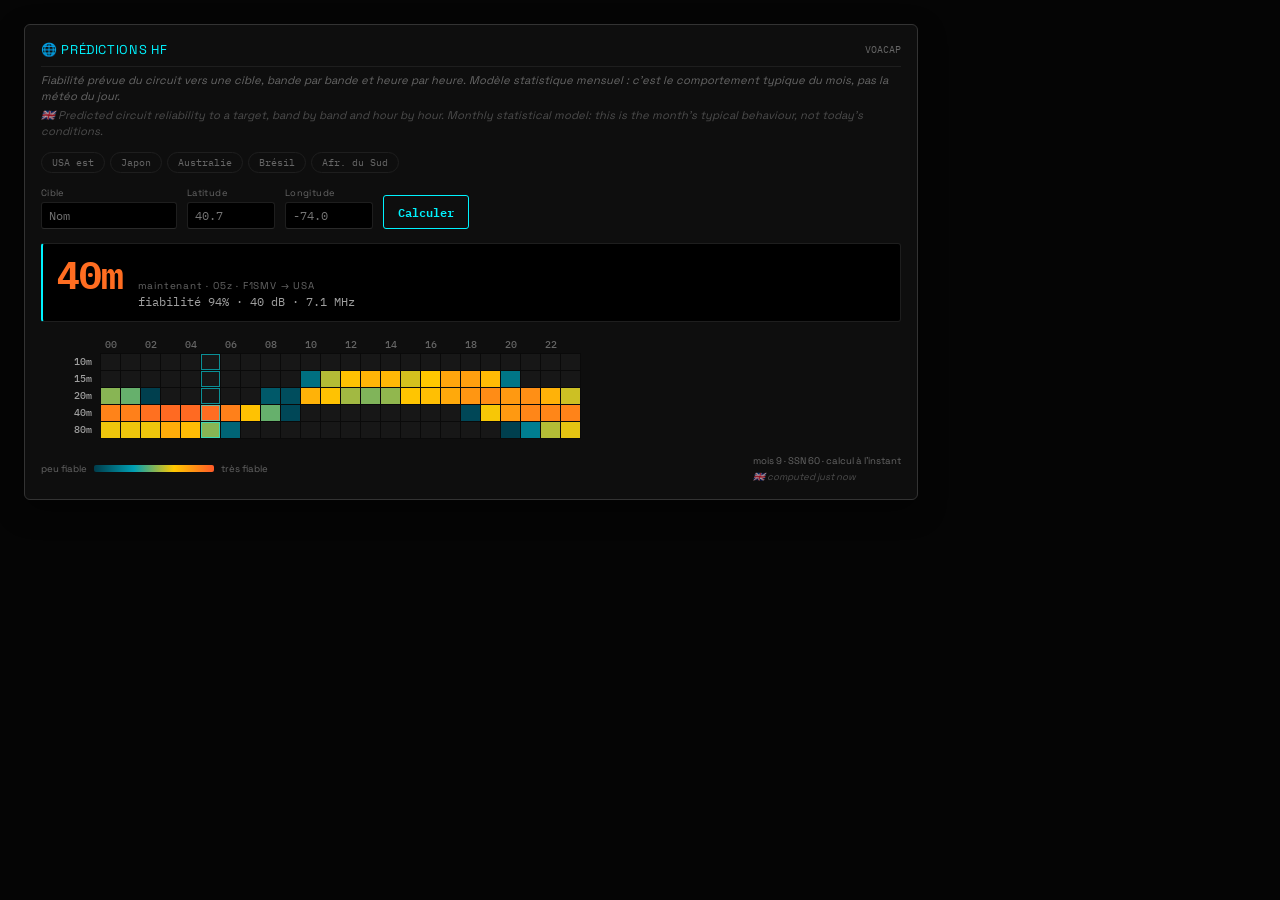
<file: templates/apercu_voacap.html>
<!DOCTYPE html><html><head><meta charset="utf-8">
<link href="https://fonts.googleapis.com/css2?family=Space+Grotesk:wght@400;600;700&family=IBM+Plex+Mono:wght@400;500;600;700&display=swap" rel="stylesheet">
<style>
    :root {
        --bg-color:#050505; --panel-bg:#0e0e0e; --text-main:#a0a0a0;
        --accent:#00f3ff; --alert:#ff003c; --success:#22c55e; --warn:#ffc800;
        --border:1px solid #333; --dim:#666; --line:#1e1e1e;
    }
    body[data-theme='light']{--bg-color:#fff;--panel-bg:#fff;--text-main:#111;
        --accent:#0066ff;--alert:#d50000;--success:#0a0;--warn:#b58900;
        --border:1px solid #d0d0d0;--dim:#777;--line:#e4e4e4;}
    body[data-theme='dark']{--bg-color:#1a1a1a;--panel-bg:#2a2a2a;--text-main:#f0f0f0;
        --accent:#00ff80;--alert:#ff6347;--success:#3d3;--warn:#ffd700;
        --border:1px solid #555;--dim:#999;--line:#3a3a3a;}
    body[data-theme='matrix']{--bg-color:#000;--panel-bg:#031503;--text-main:#00ff41;
        --accent:#00ff41;--alert:#ff004c;--success:#0f0;--warn:#af0;
        --border:1px solid #050;--dim:#0a5;--line:#052905;}

    body{background:var(--bg-color);color:var(--text-main);
        font-family:var(--font-sans);margin:0;padding:20px;}

    nav.top-nav{display:flex;gap:8px;flex-wrap:wrap;margin-bottom:16px;
        padding-bottom:14px;border-bottom:1px solid rgba(255,255,255,.06);}
    nav.top-nav a{display:inline-flex;align-items:center;gap:5px;padding:6px 12px;
        border-radius:6px;border:1px solid rgba(255,255,255,.08);color:#999;
        text-decoration:none;font-size:.78rem;font-weight:600;white-space:nowrap;
        transition:border-color .15s,color .15s,background .15s;}
    nav.top-nav a:hover{border-color:rgba(0,243,255,.35);color:#00f3ff;
        background:rgba(0,243,255,.06);}
    nav.top-nav a.active{border-color:rgba(255,107,94,.5);color:#ff6b5e;
        background:rgba(255,107,94,.08);}

    header{display:flex;justify-content:space-between;align-items:center;
        flex-wrap:wrap;gap:10px;border-bottom:2px solid var(--accent);
        padding-bottom:10px;margin-bottom:16px;}
    h1{font-family:var(--font-display);font-size:1.15rem;color:var(--accent);
        margin:0;text-transform:uppercase;letter-spacing:1px;}
    .head-right{display:flex;align-items:center;gap:10px;font-size:.75rem;
        color:var(--dim);}
    select.band-select{background:var(--panel-bg);color:var(--text-main);
        border:var(--border);border-radius:6px;padding:5px 8px;
        font-size:.75rem;font-family:inherit;}

    /* ── Bouton thème ────────────────────────────────────────── */
    #theme-btn{background:none;border:var(--border);border-radius:6px;
        color:var(--text-main);cursor:pointer;font-size:1rem;
        padding:4px 10px;line-height:1;transition:border-color .15s,background .15s;
        flex-shrink:0;}
    #theme-btn:hover{border-color:var(--accent);background:rgba(255,255,255,.05);}

    /* ── Bandeau de maturité ─────────────────────────────── */
    .maturity{display:flex;align-items:center;gap:14px;flex-wrap:wrap;
        padding:11px 14px;margin-bottom:18px;border:var(--border);
        border-radius:10px;background:var(--panel-bg);font-size:.78rem;}
    .maturity-dot{width:8px;height:8px;border-radius:50%;flex-shrink:0;}
    .maturity-label{font-weight:600;color:var(--text-main);}
    .maturity-track{flex:1;min-width:120px;height:8px;border-radius:4px;
        background:rgba(255,255,255,.07);overflow:hidden;}
    .maturity-fill{height:100%;border-radius:4px;transition:width .8s ease;}
    .maturity-note{color:var(--dim);font-size:.72rem;}

    .dashboard-grid{display:grid;grid-template-columns:repeat(auto-fit,minmax(400px,1fr));
        gap:18px;}
    .panel{background:var(--panel-bg);border:var(--border);border-radius:14px;
        padding:15px;box-shadow:0 10px 28px rgba(0,0,0,.45);
        display:flex;flex-direction:column;}
    .panel.grid-full{grid-column:1/-1;}
    .panel.locked{opacity:.55;}
    .panel-header{font-family:var(--font-display);font-size:.8rem;color:var(--accent);
        margin-bottom:6px;padding-bottom:8px;border-bottom:1px solid var(--line);
        display:flex;justify-content:space-between;align-items:center;gap:8px;
        text-transform:uppercase;letter-spacing:.05em;}
    .panel-header .tag{font-size:.62rem;color:var(--dim);text-transform:none;
        letter-spacing:0;font-family:'IBM Plex Mono',monospace;}
    .panel-sub{font-size:.7rem;color:var(--dim);font-style:italic;
        margin-bottom:12px;line-height:1.4;}
    .sub-en{display:block;margin-top:4px;opacity:.7;font-style:italic;}

    .no-data{padding:16px;text-align:center;color:var(--dim);font-size:.78rem;
        line-height:1.5;border:1px dashed var(--line);border-radius:8px;}
    .no-data b{display:block;margin-bottom:4px;color:var(--text-main);}

    /* ── Activité récente ────────────────────────────────── */
    /* Ligne de labels au-dessus des barres */
    .spark-label-row{display:flex;gap:2px;height:18px;align-items:flex-end;
        margin-bottom:2px;}
    .spark-label-row span{flex:1;min-width:3px;text-align:center;
        font-size:.58rem;font-family:'IBM Plex Mono',monospace;
        overflow:hidden;white-space:nowrap;line-height:1;}

    /* Barres */
    .spark{display:flex;align-items:flex-end;gap:2px;height:120px;
        border-bottom:2px solid var(--line);}
    .spark-bar{flex:1;min-width:3px;border-radius:2px 2px 0 0;
        transition:height .3s,opacity .2s;cursor:default;}
    .spark-bar.now{box-shadow:0 0 8px var(--success);}
    .spark-bar:hover{opacity:.85;filter:brightness(1.3);}

    /* Axe X */
    .spark-axis{display:flex;gap:2px;margin-top:4px;}
    .spark-axis span{flex:1;min-width:3px;text-align:center;font-size:.6rem;
        color:var(--dim);font-family:'IBM Plex Mono',monospace;overflow:hidden;
        white-space:nowrap;}
    .spark-axis span.is-now{color:var(--success);font-weight:700;}

    /* Légende sous le graphe */
    .spark-meta{display:flex;align-items:center;gap:8px;margin-top:6px;
        font-size:.68rem;color:var(--dim);flex-wrap:wrap;}
    .spark-meta b{font-family:'IBM Plex Mono',monospace;}

    /* KPI */
    .kpi-row{display:flex;gap:18px;flex-wrap:wrap;margin:14px 0 4px;}
    .kpi{flex:1;min-width:90px;}
    .kpi-value{font-size:2.1rem;font-weight:700;color:var(--accent);
        font-family:'IBM Plex Mono',monospace;line-height:1.1;}
    .kpi-label{font-size:.65rem;color:var(--dim);text-transform:uppercase;
        letter-spacing:.04em;margin-top:3px;}

    /* Chips bandes */
    .band-section-title{font-size:.68rem;color:var(--dim);
        text-transform:uppercase;letter-spacing:.05em;
        margin:10px 0 5px;font-family:'IBM Plex Mono',monospace;}
    .band-chips{display:flex;gap:6px;flex-wrap:wrap;}
    .band-chip{font-family:'IBM Plex Mono',monospace;font-size:.7rem;
        padding:4px 9px;border-radius:12px;border:1px solid var(--line);
        background:rgba(255,255,255,.02);display:flex;align-items:center;gap:4px;}
    .band-chip b{font-weight:700;}
    .band-dot{width:7px;height:7px;border-radius:50%;flex-shrink:0;}

    /* ── Heatmap ─────────────────────────────────────────── */
    .heatmap-scroll{overflow-x:auto;padding-bottom:6px;}
    table.heatmap{border-collapse:collapse;font-size:.6rem;min-width:520px;}
    table.heatmap th{font-weight:500;color:var(--dim);padding:2px 3px;
        font-family:'IBM Plex Mono',monospace;}
    table.heatmap td{width:19px;height:17px;padding:0;
        border:1px solid rgba(0,0,0,.35);border-radius:2px;}
    table.heatmap td.void{background:repeating-linear-gradient(45deg,
        transparent,transparent 2px,rgba(255,255,255,.05) 2px,rgba(255,255,255,.05) 4px);}
    .legend{display:flex;align-items:center;gap:8px;margin-top:10px;
        font-size:.65rem;color:var(--dim);flex-wrap:wrap;}
    .legend-scale{display:flex;gap:2px;}
    .legend-scale span{width:15px;height:9px;border-radius:2px;}
    .callout{margin-top:10px;padding:8px 10px;background:rgba(255,200,0,.07);
        border-left:3px solid var(--warn);border-radius:4px;font-size:.79rem;}

    /* ── Patterns ────────────────────────────────────────── */
    .pattern-row{display:flex;align-items:center;gap:8px;padding:6px 4px;
        border-bottom:1px solid var(--line);}
    .pattern-row:last-of-type{border-bottom:none;}
    .pattern-row.insufficient{opacity:.45;}
    .pattern-band{font-family:'IBM Plex Mono',monospace;font-weight:700;
        width:54px;flex-shrink:0;font-size:.82rem;
        display:flex;align-items:center;gap:5px;}
    .pattern-bar-wrap{flex:1;height:14px;background:rgba(255,255,255,.05);
        border-radius:5px;overflow:hidden;position:relative;}
    .pattern-bar{height:100%;border-radius:5px;transition:width .5s ease;
        position:relative;}
    .pattern-bar::after{content:'';position:absolute;inset:0;
        background:linear-gradient(90deg,rgba(255,255,255,.18) 0%,transparent 100%);
        border-radius:5px;}
    .pattern-trend{width:72px;text-align:right;flex-shrink:0;
        font-size:.72rem;font-family:'IBM Plex Mono',monospace;font-weight:700;}
    .pattern-avg{width:56px;text-align:right;flex-shrink:0;
        font-size:.66rem;color:var(--dim);font-family:'IBM Plex Mono',monospace;}
    .trend-up{color:var(--success);} .trend-down{color:var(--alert);}
    .trend-stable{color:var(--dim);} .trend-insufficient{color:#555;font-style:italic;}

    /* ── Forecast ────────────────────────────────────────── */
    .forecast-strip{display:flex;gap:7px;flex-wrap:wrap;}
    .forecast-slot{flex:1;min-width:74px;padding:9px 5px;border:1px solid var(--line);
        border-radius:8px;text-align:center;background:rgba(255,255,255,.02);}
    .forecast-slot.best{border-color:var(--success);background:rgba(34,197,94,.08);}
    .forecast-hour{font-size:.68rem;color:var(--dim);
        font-family:'IBM Plex Mono',monospace;}
    .forecast-prob{font-size:1.3rem;font-weight:700;margin:3px 0;
        font-family:'IBM Plex Mono',monospace;}
    .forecast-prob.unknown{font-size:.9rem;color:#4a4a4a;}
    .forecast-conf{font-size:.57rem;color:var(--dim);}
    .forecast-conf.low-sample{color:var(--warn);font-weight:700;}

    /* ── Panneau VOACAP : grille bandes × heures ────────────────────── */
    .vc-controls{display:flex;gap:10px;align-items:flex-end;flex-wrap:wrap;
        margin-bottom:14px;}
    .vc-field{display:flex;flex-direction:column;gap:3px;}
    .vc-field label{font-size:.58rem;color:var(--dim);letter-spacing:.04em;}
    .vc-field input{background:#000;color:var(--text-main);
        border:1px solid var(--line);border-bottom:1px solid #2a2a2a;
        border-radius:3px;padding:5px 7px;font-family:'IBM Plex Mono',monospace;
        font-size:.72rem;font-variant-numeric:tabular-nums;}
    .vc-field input:focus{outline:none;border-color:var(--accent);
        box-shadow:0 0 0 1px rgba(0,243,255,.25);}
    .vc-field input.vc-name{width:120px;}
    .vc-field input.vc-coord{width:72px;}
    .vc-run{background:transparent;color:var(--accent);
        border:1px solid var(--accent);border-radius:3px;padding:6px 14px;
        font-family:'IBM Plex Mono',monospace;font-size:.72rem;font-weight:600;
        cursor:pointer;transition:background .15s,color .15s;}
    .vc-run:hover{background:var(--accent);color:#000;}
    .vc-run:disabled{opacity:.4;cursor:wait;}

    .vc-presets{display:flex;gap:5px;flex-wrap:wrap;margin-bottom:14px;}
    .vc-chip{background:transparent;border:1px solid var(--line);
        color:var(--dim);border-radius:11px;padding:3px 10px;font-size:.63rem;
        cursor:pointer;font-family:'IBM Plex Mono',monospace;
        transition:border-color .15s,color .15s;}
    .vc-chip:hover{border-color:var(--accent);color:var(--accent);}

    /* Hero : la réponse opérationnelle immédiate */
    .vc-now{display:flex;align-items:baseline;gap:14px;flex-wrap:wrap;
        padding:12px 14px;margin-bottom:14px;background:#000;
        border:1px solid var(--line);border-left:2px solid var(--accent);
        border-radius:3px;}
    .vc-now-band{font-family:'IBM Plex Mono',monospace;font-size:2.4rem;
        font-weight:700;line-height:1;letter-spacing:-.02em;
        font-variant-numeric:tabular-nums;}
    .vc-now-meta{display:flex;flex-direction:column;gap:2px;}
    .vc-now-hour{font-size:.62rem;color:var(--dim);letter-spacing:.08em;}
    .vc-now-stats{font-family:'IBM Plex Mono',monospace;font-size:.74rem;
        color:var(--text-main);font-variant-numeric:tabular-nums;}
    .vc-now-dead{font-size:.76rem;color:var(--dim);font-style:italic;}

    .vc-scroll{overflow-x:auto;padding-bottom:6px;}
    table.vc-grid{border-collapse:collapse;font-size:.6rem;min-width:540px;
        font-family:'IBM Plex Mono',monospace;}
    table.vc-grid th{font-weight:500;color:var(--dim);padding:2px 3px;
        font-variant-numeric:tabular-nums;}
    table.vc-grid th.vc-band-label{text-align:right;padding-right:8px;
        color:var(--text-main);}
    table.vc-grid th.vc-hnow{color:var(--accent);font-weight:700;}
    table.vc-grid td{width:19px;height:16px;padding:0;
        border:1px solid #0a0a0a;}
    table.vc-grid td.vc-cnow{box-shadow:inset 0 0 0 1px rgba(0,243,255,.55);}
    .vc-scale{display:flex;align-items:center;gap:7px;margin-top:10px;
        font-size:.6rem;color:var(--dim);}
    .vc-scale-ramp{height:7px;width:120px;border-radius:2px;
        background:linear-gradient(90deg,rgb(0,60,75),rgb(0,160,180),
            rgb(255,200,0),rgb(255,90,40));}

    .footnote{font-size:.68rem;color:var(--dim);margin-top:12px;padding-top:8px;
        border-top:1px solid var(--line);line-height:1.45;}
    .btn-hunt{display:block;text-align:center;text-decoration:none;
        background:rgba(255,107,94,.1);border:1px solid #ff6b5e;color:#ff6b5e;
        padding:8px 12px;font-size:.75rem;border-radius:6px;margin-top:12px;
        text-transform:uppercase;letter-spacing:.04em;}
    .btn-hunt:hover{background:rgba(255,107,94,.2);}

body{background:var(--bg-color);font-family:'Space Grotesk',sans-serif;padding:24px;}
.panel{background:var(--panel-bg);border:var(--border);border-radius:6px;padding:16px;max-width:860px;}
</style></head><body>
<div class="panel" data-panel="voacap"></div>
<script>
function esc(s) {
    return String(s == null ? '' : s).replace(/[&<>"']/g,
        c => ({'&':'&amp;','<':'&lt;','>':'&gt;','"':'&quot;',"'":'&#39;'}[c]));
}

function fmtDuration(hours) {
    if (hours == null) return '';
    if (hours < 1) return Math.round(hours * 60) + ' min';
    if (hours < 48) return Math.round(hours) + ' h';
    return Math.round(hours / 24) + ' j';
}

// Échelle continue teal → ambre
function heatColor(ratio) {
    if (ratio <= 0) return 'rgba(255,255,255,.04)';
    const stops = [[0,[0,60,75]],[.35,[0,160,180]],[.65,[255,200,0]],[1,[255,90,40]]];
    let lo = stops[0], hi = stops[stops.length - 1];
    for (let i = 0; i < stops.length - 1; i++) {
        if (ratio >= stops[i][0] && ratio <= stops[i+1][0]) { lo = stops[i]; hi = stops[i+1]; break; }
    }
    const span = hi[0] - lo[0];
    const t = span === 0 ? 0 : (ratio - lo[0]) / span;
    const c = lo[1].map((v,i) => Math.round(v + (hi[1][i] - v) * t));
    return `rgb(${c[0]},${c[1]},${c[2]})`;
}

// Assemble une explication FR + traduction EN discrète, pour tous les panneaux.
function bisub(fr, en) {
    return `${fr}<span class="sub-en">🇬🇧 ${en}</span>`;
}

class DXPanel {
  constructor(key, renderer){ this.key=key; this.renderer=renderer; }
  render(data){ const el=document.querySelector(`[data-panel="${this.key}"]`); if(!el) return;
    const out=this.renderer(data)||''; el.innerHTML = out.html!==undefined?out.html:out; }
}
let voacapResult = null;   // dernier résultat, conservé entre refresh du panneau
let voacapBusy = false;

// Fréquences interrogées -> étiquette de bande. Ordre décroissant :
// les hautes bandes en haut, comme sur une carte VOACAP classique.
const VC_BANDS = [
    { mhz: 28.4, label: '10m' },
    { mhz: 21.2, label: '15m' },
    { mhz: 14.2, label: '20m' },
    { mhz: 7.1,  label: '40m' },
    { mhz: 3.5,  label: '80m' },
];

// Cinq directions de référence depuis JN23 — les repères que tout
// chasseur DX utilise pour jauger une ouverture.
const VC_PRESETS = [
    { name: 'USA est',    lat: 40.7,  lon: -74.0 },
    { name: 'Japon',      lat: 35.7,  lon: 139.7 },
    { name: 'Australie',  lat: -33.9, lon: 151.2 },
    { name: 'Brésil',     lat: -23.5, lon: -46.6 },
    { name: 'Afr. du Sud',lat: -26.2, lon: 28.0  },
];

function vcBandLabel(mhz) {
    const b = VC_BANDS.find(x => Math.abs(x.mhz - mhz) < 0.35);
    return b ? b.label : `${mhz} MHz`;
}

const voacapRenderer = (data) => {
    const head = `<div class="panel-header">🌐 Prédictions HF
        <span class="tag">VOACAP</span></div>
        <div class="panel-sub">${bisub(
            "Fiabilité prévue du circuit vers une cible, bande par bande et heure par heure. Modèle statistique mensuel : c'est le comportement typique du mois, pas la météo du jour.",
            "Predicted circuit reliability to a target, band by band and hour by hour. Monthly statistical model: this is the month's typical behaviour, not today's conditions."
        )}</div>`;

    const r = voacapResult;
    const chips = VC_PRESETS.map(p =>
        `<button class="vc-chip" onclick="vcUsePreset('${esc(p.name)}',${p.lat},${p.lon})">${esc(p.name)}</button>`
    ).join('');

    const controls = `<div class="vc-presets">${chips}</div>
        <div class="vc-controls">
            <div class="vc-field"><label for="vc-name">Cible</label>
                <input type="text" id="vc-name" class="vc-name" placeholder="Nom"></div>
            <div class="vc-field"><label for="vc-lat">Latitude</label>
                <input type="number" id="vc-lat" class="vc-coord" step="0.1" placeholder="40.7"></div>
            <div class="vc-field"><label for="vc-lon">Longitude</label>
                <input type="number" id="vc-lon" class="vc-coord" step="0.1" placeholder="-74.0"></div>
            <button class="vc-run" id="vc-run" onclick="runVoacapPrediction()"
                ${voacapBusy ? 'disabled' : ''}>${voacapBusy ? 'Calcul…' : 'Calculer'}</button>
        </div>`;

    if (!r) {
        return head + controls + `<div class="no-data">
            <b>Choisis une direction, ou saisis les coordonnées d'une cible.</b>
            <div class="sub-en">🇬🇧 Pick a direction, or enter a target's coordinates.</div>
        </div>`;
    }

    if (r.status === 'unavailable') {
        return head + controls + `<div class="no-data">
            <b>Moteur VOACAP injoignable — ${esc(r.reason || 'raison inconnue')}</b>
            <div class="sub-en">🇬🇧 VOACAP engine unreachable — ${esc(r.reason || 'unknown reason')}</div>
        </div>`;
    }
    if (r.status === 'error') {
        return head + controls + `<div class="no-data"><b>${esc(r.reason || 'Requête invalide')}</b></div>`;
    }

    const hours = r.hours || [];
    const byHour = new Map(hours.map(h => [h.hour_utc, h]));
    const nowH = new Date().getUTCHours();
    const now = byHour.get(nowH);

    // Hero : ce que l'opérateur veut savoir tout de suite.
    let hero;
    if (now && now.rel > 0) {
        hero = `<div class="vc-now">
            <div class="vc-now-band" style="color:${heatColor(now.rel)}">${esc(vcBandLabel(now.best_freq_mhz))}</div>
            <div class="vc-now-meta">
                <div class="vc-now-hour">maintenant · ${String(nowH).padStart(2,'0')}z · ${esc(r.circuit || '')}</div>
                <div class="vc-now-stats">fiabilité ${Math.round(now.rel*100)}% · ${now.snr} dB · ${now.best_freq_mhz} MHz</div>
            </div></div>`;
    } else {
        hero = `<div class="vc-now"><div class="vc-now-meta">
            <div class="vc-now-hour">maintenant · ${String(nowH).padStart(2,'0')}z · ${esc(r.circuit || '')}</div>
            <div class="vc-now-dead">Aucune bande exploitable vers cette cible à cette heure.
                Regarde la grille pour la prochaine fenêtre.</div>
            </div></div>`;
    }

    // Grille bandes × heures — la forme dans laquelle les cartes VOACAP
    // se lisent depuis toujours.
    const headerCells = Array.from({length:24}, (_,h) =>
        `<th class="${h===nowH?'vc-hnow':''}">${h%2===0?String(h).padStart(2,'0'):''}</th>`
    ).join('');
    const headerRow = `<tr><th></th>${headerCells}</tr>`;

    const rows = VC_BANDS.map(band => {
        const cells = Array.from({length:24}, (_,h) => {
            const entry = byHour.get(h);
            const f = entry && entry.frequencies ? entry.frequencies[band.mhz] : null;
            const rel = f ? f.rel : 0;
            const tip = f
                ? `${band.label} à ${String(h).padStart(2,'0')}z — fiabilité ${Math.round(rel*100)}%, ${f.snr} dB`
                : `${band.label} à ${String(h).padStart(2,'0')}z — pas de donnée`;
            return `<td class="${h===nowH?'vc-cnow':''}" style="background:${heatColor(rel)}" title="${esc(tip)}"></td>`;
        }).join('');
        return `<tr><th class="vc-band-label">${band.label}</th>${cells}</tr>`;
    }).join('');

    const origin = r.from_cache
        ? bisub('en cache (moins de 24 h)', 'cached (under 24 h)')
        : bisub('calcul à l’instant', 'computed just now');

    return head + controls + hero +
        `<div class="vc-scroll"><table class="vc-grid">${headerRow}${rows}</table></div>
        <div class="vc-scale">
            <span>peu fiable</span><div class="vc-scale-ramp"></div><span>très fiable</span>
            <span style="margin-left:auto">mois ${r.month} · SSN ${r.ssn} · ${origin}</span>
        </div>`;
};

const panels=[new DXPanel('voacap', voacapRenderer)];
const nowH=new Date().getUTCHours();
const mk=(hr)=>{
  const prof={0:[.63,.87,.51,0,0],1:[.63,.88,.47,0,0],2:[.63,.93,.01,0,0],3:[.74,.95,0,0,0],
  4:[.69,.95,0,0,0],5:[.51,.94,0,0,0],6:[.14,.88,0,0,0],7:[0,.67,0,0,0],8:[0,.47,.10,0,0],
  9:[0,.04,.06,0,0],10:[0,0,.72,.18,0],11:[0,0,.67,.56,0],12:[0,0,.54,.67,0],13:[0,0,.50,.71,0],
  14:[0,0,.52,.70,0],15:[0,0,.66,.60,0],16:[0,0,.68,.65,0],17:[0,0,.75,.76,0],18:[0,.04,.81,.78,0],
  19:[0,.64,.84,.69,0],20:[.01,.80,.80,.20,0],21:[.23,.86,.83,0,0],22:[.56,.86,.72,0,0],23:[.62,.87,.59,0,0]}[hr];
  const f={"3.5":{rel:prof[0],snr:20},"7.1":{rel:prof[1],snr:40},"14.2":{rel:prof[2],snr:30},"21.2":{rel:prof[3],snr:33},"28.4":{rel:prof[4],snr:-100}};
  let best="7.1",bv=-1; for(const k in f) if(f[k].rel>bv){bv=f[k].rel;best=k;}
  return {hour_utc:hr,best_freq_mhz:parseFloat(best),rel:bv,snr:f[best].snr,frequencies:f};
};
voacapResult={status:'ok',circuit:'F1SMV → USA',month:9,ssn:60,from_cache:false,
  hours:Array.from({length:24},(_,i)=>mk(i))};
panels[0].render({});
</script></body></html>
</file>
